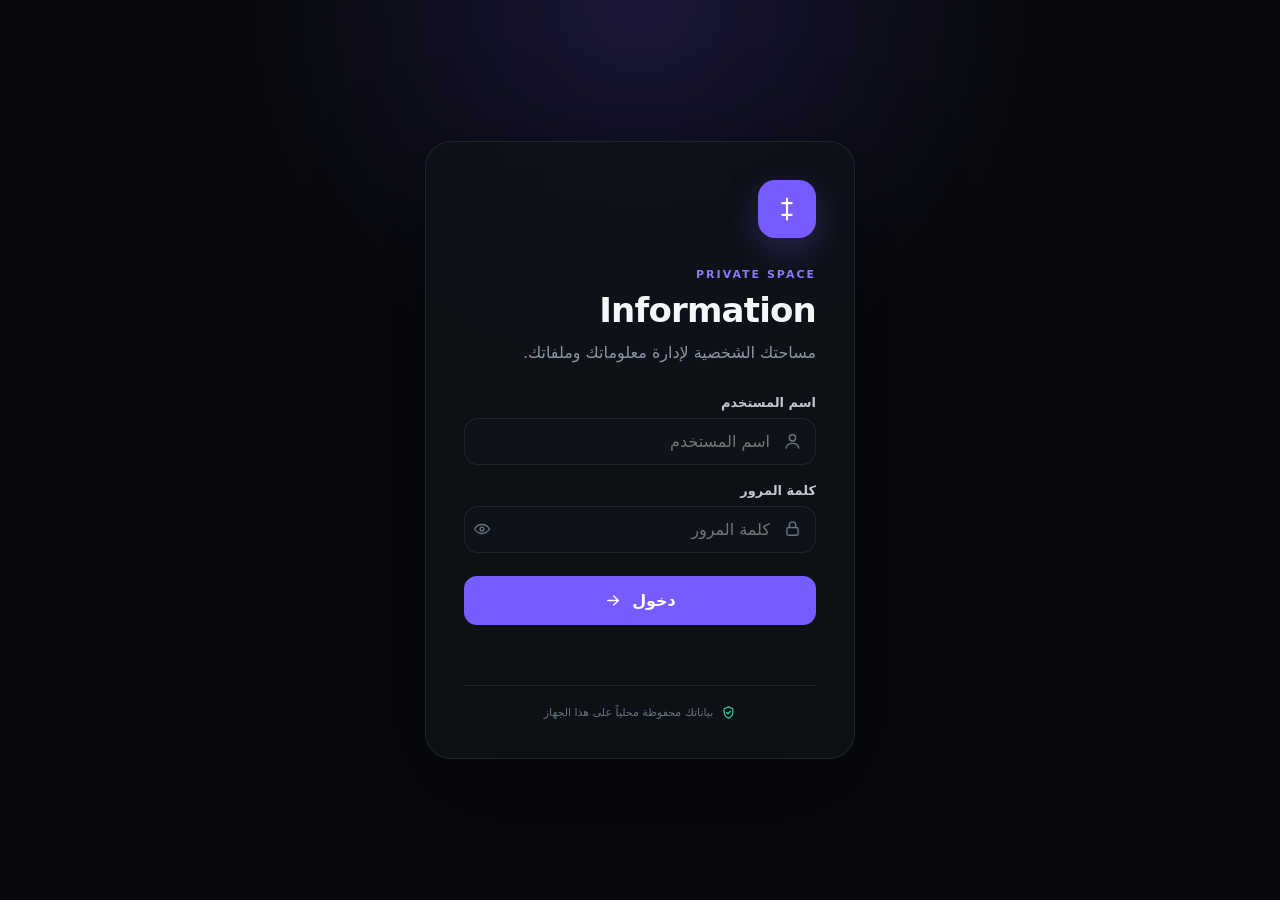
<file: index.html>
<!DOCTYPE html>
<html lang="ar" dir="rtl">
<head>
    <meta charset="UTF-8">
    <meta name="viewport" content="width=device-width, initial-scale=1.0">

    <title>Information — تسجيل الدخول</title>

    <link rel="stylesheet" href="css/global.css">
    <link rel="stylesheet" href="css/auth.css">
</head>

<body class="auth-page">

    <main class="auth-container">

        <section class="login-card">

            <div class="brand-icon">
                <svg viewBox="0 0 24 24">
                    <path d="M12 3v18"/>
                    <path d="M8 7h8"/>
                    <path d="M8 17h8"/>
                </svg>
            </div>

            <div class="login-header">
                <span class="eyebrow">PRIVATE SPACE</span>

                <h1>Information</h1>

                <p>
                    مساحتك الشخصية لإدارة معلوماتك وملفاتك.
                </p>
            </div>

            <form id="loginForm" class="login-form">

                <div class="form-group">

                    <label for="username">
                        اسم المستخدم
                    </label>

                    <div class="input-wrapper">

                        <svg viewBox="0 0 24 24">
                            <circle cx="12" cy="8" r="4"/>
                            <path d="M4 21c.7-4 3.3-6 8-6s7.3 2 8 6"/>
                        </svg>

                        <input
                            id="username"
                            type="text"
                            placeholder="اسم المستخدم"
                            autocomplete="username"
                            required
                        >

                    </div>

                </div>

                <div class="form-group">

                    <label for="password">
                        كلمة المرور
                    </label>

                    <div class="input-wrapper">

                        <svg viewBox="0 0 24 24">
                            <rect x="5" y="10" width="14" height="10" rx="2"/>
                            <path d="M8 10V7a4 4 0 0 1 8 0v3"/>
                        </svg>

                        <input
                            id="password"
                            type="password"
                            placeholder="كلمة المرور"
                            autocomplete="current-password"
                            required
                        >

                        <button
                            type="button"
                            id="togglePassword"
                            class="password-toggle"
                            aria-label="إظهار كلمة المرور"
                        >
                            <svg viewBox="0 0 24 24">
                                <path d="M2 12s3.5-6 10-6 10 6 10 6-3.5 6-10 6S2 12 2 12z"/>
                                <circle cx="12" cy="12" r="2.5"/>
                            </svg>
                        </button>

                    </div>

                </div>

                <button class="login-button" type="submit">

                    <span>دخول</span>

                    <svg viewBox="0 0 24 24">
                        <path d="M5 12h14"/>
                        <path d="m13 6 6 6-6 6"/>
                    </svg>

                </button>

                <div id="loginMessage" class="login-message"></div>

            </form>

            <div class="login-footer">

                <svg viewBox="0 0 24 24">
                    <path d="M12 3 5 6v5c0 5 3 8 7 10 4-2 7-5 7-10V6z"/>
                    <path d="m9 12 2 2 4-4"/>
                </svg>

                <span>
                    بياناتك محفوظة محلياً على هذا الجهاز
                </span>

            </div>

        </section>

    </main>

    <script type="module" src="js/auth.js"></script>

</body>
</html>
</file>
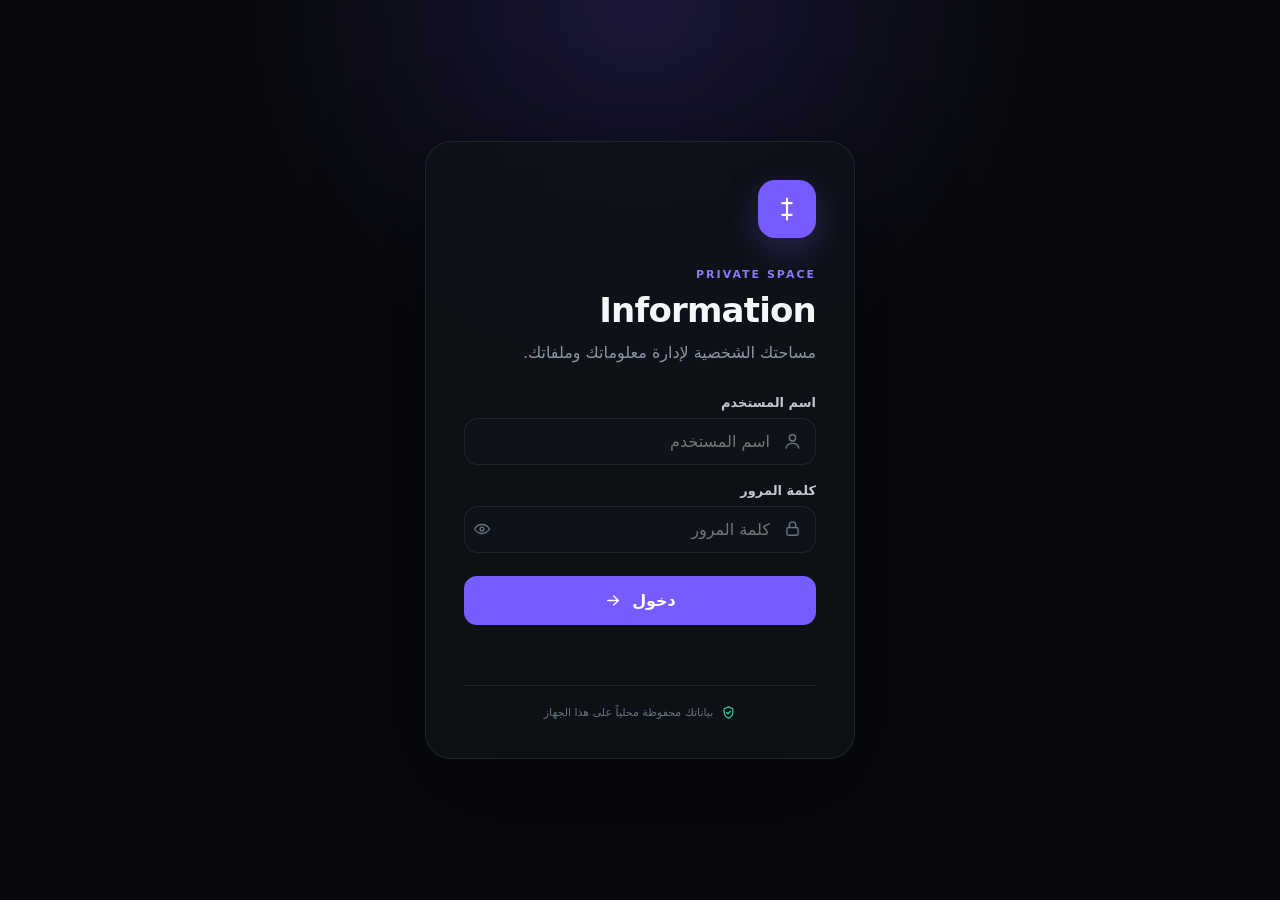
<file: dashboard.html>
<!DOCTYPE html>
<html lang="ar" dir="rtl">

<head>

    <meta charset="UTF-8">

    <meta
        name="viewport"
        content="width=device-width, initial-scale=1.0"
    >

    <title>Information — Dashboard</title>

    <link rel="stylesheet" href="css/global.css">
    <link rel="stylesheet" href="css/dashboard.css">

</head>

<body>

<div class="app">

    <!-- SIDEBAR -->

    <aside class="sidebar">

        <div class="sidebar-top">

            <div class="brand">

                <div class="brand-icon small">

                    <svg viewBox="0 0 24 24">
                        <path d="M12 3v18"/>
                        <path d="M8 7h8"/>
                        <path d="M8 17h8"/>
                    </svg>

                </div>

                <div>
                    <strong>Information</strong>
                    <small>PRIVATE SPACE</small>
                </div>

            </div>

            <nav class="sidebar-nav">

                <button class="nav-item active" data-page="home">

                    <svg viewBox="0 0 24 24">
                        <path d="m3 11 9-8 9 8"/>
                        <path d="M5 10v10h14V10"/>
                    </svg>

                    <span>الرئيسية</span>

                </button>

                <button class="nav-item" data-page="notes">

                    <svg viewBox="0 0 24 24">
                        <path d="M5 4h14v16H5z"/>
                        <path d="M8 8h8"/>
                        <path d="M8 12h8"/>
                        <path d="M8 16h5"/>
                    </svg>

                    <span>المعلومات</span>

                </button>

                <button class="nav-item" data-page="folders">

                    <svg viewBox="0 0 24 24">
                        <path d="M3 7a2 2 0 0 1 2-2h5l2 2h7a2 2 0 0 1 2 2v9a2 2 0 0 1-2 2H5a2 2 0 0 1-2-2z"/>
                    </svg>

                    <span>المجلدات</span>

                </button>

                <button class="nav-item" data-page="images">

                    <svg viewBox="0 0 24 24">
                        <rect x="3" y="4" width="18" height="16" rx="2"/>
                        <circle cx="8" cy="9" r="1.5"/>
                        <path d="m4 17 5-5 3 3 2-2 6 5"/>
                    </svg>

                    <span>الصور</span>

                </button>

                <button class="nav-item" data-page="favorites">

                    <svg viewBox="0 0 24 24">
                        <path d="m12 4 2.4 4.9 5.4.8-3.9 3.8.9 5.4-4.8-2.5-4.8 2.5.9-5.4-3.9-3.8 5.4-.8z"/>
                    </svg>

                    <span>المفضلة</span>

                </button>

                <button class="nav-item" data-page="trash">

                    <svg viewBox="0 0 24 24">
                        <path d="M4 7h16"/>
                        <path d="M9 7V4h6v3"/>
                        <path d="m6 7 1 14h10l1-14"/>
                        <path d="M10 11v6"/>
                        <path d="M14 11v6"/>
                    </svg>

                    <span>سلة المهملات</span>

                </button>

                <button class="nav-item" data-page="history">

                    <svg viewBox="0 0 24 24">
                        <path d="M3 12a9 9 0 1 0 3-6.7"/>
                        <path d="M3 4v6h6"/>
                        <path d="M12 7v5l3 2"/>
                    </svg>

                    <span>السجل</span>

                </button>

            </nav>

        </div>

        <div class="sidebar-bottom">

            <button id="themeButton" class="nav-item">

                <svg viewBox="0 0 24 24">
                    <path d="M20 15.5A8.5 8.5 0 1 1 8.5 4 7 7 0 0 0 20 15.5z"/>
                </svg>

                <span>المظهر</span>

            </button>

            <button id="logoutButton" class="nav-item logout">

                <svg viewBox="0 0 24 24">
                    <path d="M10 17l5-5-5-5"/>
                    <path d="M15 12H3"/>
                    <path d="M21 19V5a2 2 0 0 0-2-2h-5"/>
                </svg>

                <span>تسجيل الخروج</span>

            </button>

        </div>

    </aside>


    <!-- MAIN -->

    <main class="main">

        <header class="topbar">

            <div>

                <span class="page-eyebrow">
                    PRIVATE SPACE
                </span>

                <h1 id="pageTitle">
                    الرئيسية
                </h1>

            </div>

            <div class="top-actions">

                <div class="search-box">

                    <svg viewBox="0 0 24 24">
                        <circle cx="11" cy="11" r="7"/>
                        <path d="m20 20-4-4"/>
                    </svg>

                    <input
                        id="searchInput"
                        type="search"
                        placeholder="ابحث..."
                    >

                </div>

                <button
                    id="newFolderButton"
                    class="icon-button"
                    title="مجلد جديد"
                >

                    <svg viewBox="0 0 24 24">
                        <path d="M3 7a2 2 0 0 1 2-2h5l2 2h7a2 2 0 0 1 2 2v9a2 2 0 0 1-2 2H5a2 2 0 0 1-2-2z"/>
                        <path d="M12 10v6"/>
                        <path d="M9 13h6"/>
                    </svg>

                </button>

                <button
                    id="newNoteButton"
                    class="primary-button"
                >

                    <svg viewBox="0 0 24 24">
                        <path d="M12 5v14"/>
                        <path d="M5 12h14"/>
                    </svg>

                    <span>معلومة جديدة</span>

                </button>

            </div>

        </header>


        <!-- HOME -->

        <section id="homePage" class="page">

            <div class="welcome-card">

                <div>

                    <span class="badge">
                        PRIVATE
                    </span>

                    <h2>
                      اهلا بك يا اخي
                    </h2>

                    <p>
                       كل المعلومات و الصور هنا
                    </p>

                </div>

                <div class="welcome-date" id="currentDate"></div>

            </div>


            <div class="stats-grid">

                <div class="stat-card">

                    <div class="stat-icon purple">
                        <svg viewBox="0 0 24 24">
                            <path d="M3 7a2 2 0 0 1 2-2h5l2 2h7a2 2 0 0 1 2 2v9a2 2 0 0 1-2 2H5a2 2 0 0 1-2-2z"/>
                        </svg>
                    </div>

                    <div>
                        <strong id="foldersCount">0</strong>
                        <span>المجلدات</span>
                    </div>

                </div>

                <div class="stat-card">

                    <div class="stat-icon blue">
                        <svg viewBox="0 0 24 24">
                            <path d="M5 4h14v16H5z"/>
                            <path d="M8 8h8"/>
                            <path d="M8 12h8"/>
                            <path d="M8 16h5"/>
                        </svg>
                    </div>

                    <div>
                        <strong id="notesCount">0</strong>
                        <span>المعلومات</span>
                    </div>

                </div>

                <div class="stat-card">

                    <div class="stat-icon green">
                        <svg viewBox="0 0 24 24">
                            <rect x="3" y="4" width="18" height="16" rx="2"/>
                            <circle cx="8" cy="9" r="1.5"/>
                            <path d="m4 17 5-5 3 3 2-2 6 5"/>
                        </svg>
                    </div>

                    <div>
                        <strong id="imagesCount">0</strong>
                        <span>الصور</span>
                    </div>

                </div>

                <div class="stat-card">

                    <div class="stat-icon yellow">
                        <svg viewBox="0 0 24 24">
                            <path d="m12 4 2.4 4.9 5.4.8-3.9 3.8.9 5.4-4.8-2.5-4.8 2.5.9-5.4-3.9-3.8 5.4-.8z"/>
                        </svg>
                    </div>

                    <div>
                        <strong id="favoritesCount">0</strong>
                        <span>المفضلة</span>
                    </div>

                </div>

            </div>


            <div class="section-heading">

                <div>
                    <h2>آخر المعلومات</h2>
                    <p>آخر الأشياء التي أضفتها</p>
                </div>

                <button
                    class="text-button"
                    data-page="notes"
                >
                    عرض الكل
                </button>

            </div>

            <div id="recentNotes" class="content-grid"></div>

        </section>


        <!-- NOTES -->

        <section id="notesPage" class="page hidden">

            <div class="section-heading">

                <div>
                    <h2>المعلومات</h2>
                    <p>جميع المعلومات والملاحظات الخاصة بك</p>
                </div>

                <button id="notesAddButton" class="primary-button">

                    <svg viewBox="0 0 24 24">
                        <path d="M12 5v14"/>
                        <path d="M5 12h14"/>
                    </svg>

                    إضافة

                </button>

            </div>

            <div id="notesGrid" class="content-grid"></div>

        </section>


        <!-- FOLDERS -->

        <section id="foldersPage" class="page hidden">

            <div class="section-heading">

                <div>
                    <h2>المجلدات</h2>
                    <p>نظم معلوماتك داخل مجلدات</p>
                </div>

                <button id="foldersAddButton" class="primary-button">

                    <svg viewBox="0 0 24 24">
                        <path d="M12 5v14"/>
                        <path d="M5 12h14"/>
                    </svg>

                    مجلد جديد

                </button>

            </div>

            <div id="foldersGrid" class="folder-grid"></div>

        </section>


        <!-- IMAGES -->

        <section id="imagesPage" class="page hidden">

            <div class="section-heading">

                <div>
                    <h2>الصور</h2>
                    <p>صورك محفوظة داخل المتصفح</p>
                </div>

                <label class="upload-button">

                    <svg viewBox="0 0 24 24">
                        <path d="M12 16V4"/>
                        <path d="m7 9 5-5 5 5"/>
                        <path d="M5 20h14"/>
                    </svg>

                    رفع صور

                    <input
                        id="imageInput"
                        type="file"
                        accept="image/*"
                        multiple
                        hidden
                    >

                </label>

            </div>

            <div id="imagesGrid" class="image-grid"></div>

        </section>


        <!-- FAVORITES -->

        <section id="favoritesPage" class="page hidden">

            <div class="section-heading">

                <div>
                    <h2>المفضلة</h2>
                    <p>كل ما قمت بوضعه في المفضلة</p>
                </div>

            </div>

            <div id="favoritesGrid" class="content-grid"></div>

        </section>


        <!-- TRASH -->

        <section id="trashPage" class="page hidden">

            <div class="section-heading">

                <div>
                    <h2>سلة المهملات</h2>
                    <p>يمكنك استرجاع العناصر أو حذفها نهائياً</p>
                </div>

                <button
                    id="emptyTrashButton"
                    class="danger-button"
                >
                    إفراغ السلة
                </button>

            </div>

            <div id="trashGrid" class="content-grid"></div>

        </section>


        <!-- HISTORY -->

        <section id="historyPage" class="page hidden">

            <div class="section-heading">

                <div>
                    <h2>السجل</h2>
                    <p>آخر العمليات التي قمت بها</p>
                </div>

            </div>

            <div id="historyList" class="history-list"></div>

        </section>


        <!-- SEARCH -->

        <section id="searchPage" class="page hidden">

            <div class="section-heading">

                <div>
                    <h2>نتائج البحث</h2>
                    <p id="searchResultsText"></p>
                </div>

            </div>

            <div id="searchGrid" class="content-grid"></div>

        </section>

    </main>

</div>


<!-- NOTE MODAL -->

<div id="noteModal" class="modal hidden">

    <div class="modal-card">

        <button
            class="modal-close"
            data-close="noteModal"
        >
            ×
        </button>

        <h2 id="noteModalTitle">
            معلومة جديدة
        </h2>

        <form id="noteForm" class="modal-form">

            <div class="form-group">

                <label for="noteTitle">
                    العنوان
                </label>

                <input
                    id="noteTitle"
                    maxlength="150"
                    required
                >

            </div>

            <div class="form-group">

                <label for="noteContent">
                    المحتوى
                </label>

                <textarea
                    id="noteContent"
                    required
                ></textarea>

            </div>

            <div class="form-group">

                <label for="noteTags">
                    الوسوم
                </label>

                <input
                    id="noteTags"
                    placeholder="عمل، مهم، أفكار"
                >

            </div>

            <div class="form-actions">

                <button
                    type="button"
                    class="secondary-button"
                    data-close="noteModal"
                >
                    إلغاء
                </button>

                <button
                    type="submit"
                    class="primary-button"
                >
                    حفظ المعلومة
                </button>

            </div>

        </form>

    </div>

</div>


<!-- FOLDER MODAL -->

<div id="folderModal" class="modal hidden">

    <div class="modal-card">

        <button
            class="modal-close"
            data-close="folderModal"
        >
            ×
        </button>

        <h2>إنشاء مجلد</h2>

        <form id="folderForm" class="modal-form">

            <div class="form-group">

                <label for="folderName">
                    اسم المجلد
                </label>

                <input
                    id="folderName"
                    maxlength="80"
                    required
                >

            </div>

            <div class="form-actions">

                <button
                    type="button"
                    class="secondary-button"
                    data-close="folderModal"
                >
                    إلغاء
                </button>

                <button
                    type="submit"
                    class="primary-button"
                >
                    إنشاء
                </button>

            </div>

        </form>

    </div>

</div>


<!-- IMAGE VIEWER -->

<div id="imageModal" class="modal hidden">

    <div class="image-viewer">

        <button
            class="modal-close"
            data-close="imageModal"
        >
            ×
        </button>

        <img id="viewerImage" alt="صورة">

        <div id="viewerName" class="viewer-name"></div>

    </div>

</div>


<div id="toastContainer" class="toast-container"></div>


<script type="module" src="js/dashboard.js"></script>

</body>
</html>
</file>
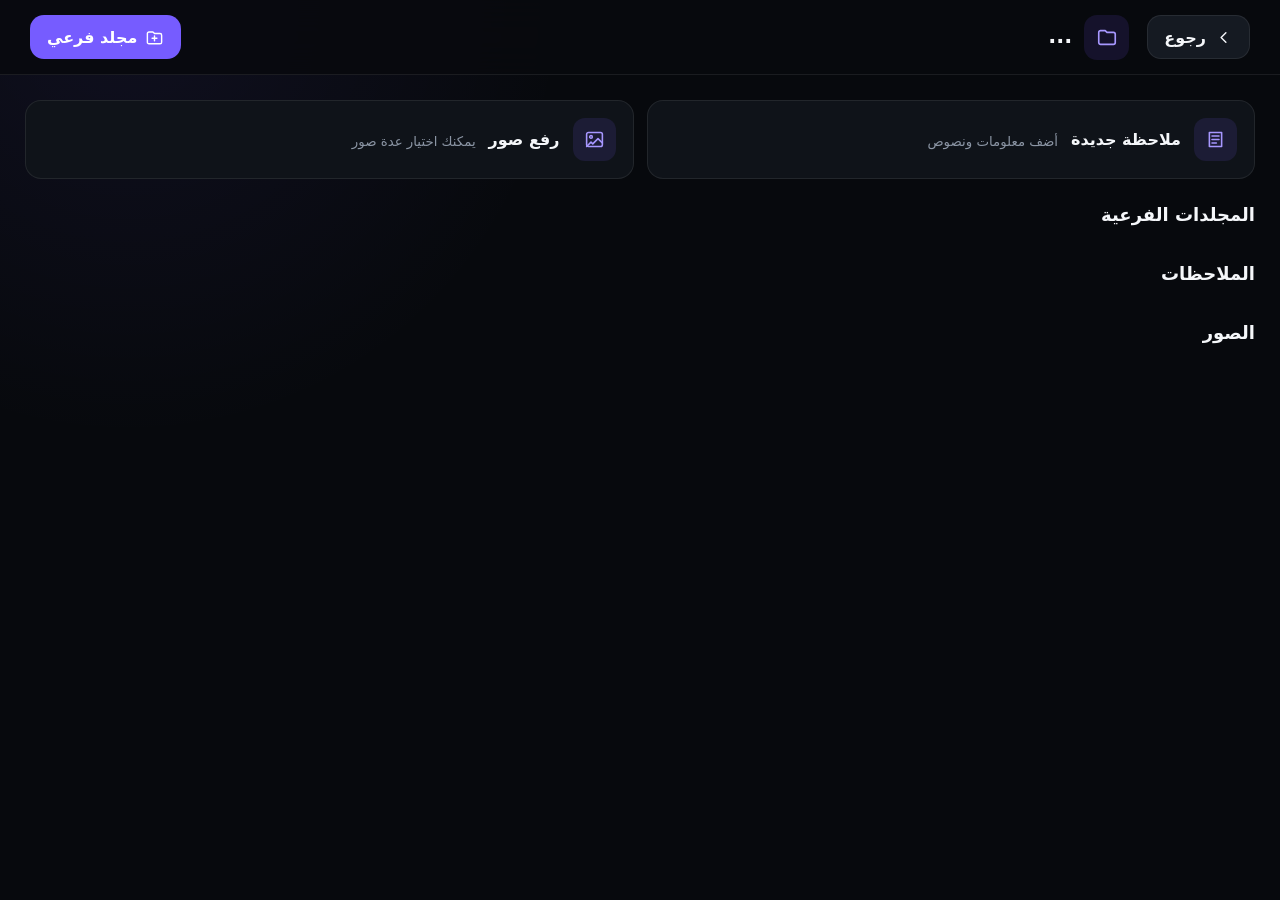
<file: folder.html>
<!DOCTYPE html>
<html lang="ar" dir="rtl">

<head>

    <meta charset="UTF-8">

    <meta
        name="viewport"
        content="width=device-width, initial-scale=1.0"
    >

    <title>Information — المجلد</title>

    <link rel="stylesheet" href="css/global.css">
    <link rel="stylesheet" href="css/folder.css">

</head>

<body>

<main class="folder-page">

    <header class="folder-topbar">

        <button id="backButton" class="secondary-button">

            <svg viewBox="0 0 24 24">
                <path d="m15 18-6-6 6-6"></path>
            </svg>

            <span>رجوع</span>

        </button>


        <div class="folder-title">

            <div class="folder-title-icon">

                <svg viewBox="0 0 24 24">
                    <path d="M3 7a2 2 0 0 1 2-2h5l2 2h7a2 2 0 0 1 2 2v9a2 2 0 0 1-2 2H5a2 2 0 0 1-2-2V7z"></path>
                </svg>

            </div>

            <div>
                <h1 id="folderTitle">...</h1>
                <p id="folderSubtitle"></p>
            </div>

        </div>


        <button id="newSubfolder" class="primary-button">

            <svg viewBox="0 0 24 24">
                <path d="M3 7a2 2 0 0 1 2-2h5l2 2h7a2 2 0 0 1 2 2v9a2 2 0 0 1-2 2H5a2 2 0 0 1-2-2V7z"></path>
                <path d="M12 10v6"></path>
                <path d="M9 13h6"></path>
            </svg>

            <span>مجلد فرعي</span>

        </button>

    </header>


    <section class="folder-actions">

        <button id="newNote" class="action-card">

            <span class="action-icon">
                <svg viewBox="0 0 24 24">
                    <path d="M5 4h14v16H5z"></path>
                    <path d="M8 8h8"></path>
                    <path d="M8 12h8"></path>
                    <path d="M8 16h5"></path>
                </svg>
            </span>

            <strong>ملاحظة جديدة</strong>
            <small>أضف معلومات ونصوص</small>

        </button>


        <button id="uploadImages" class="action-card">

            <span class="action-icon">
                <svg viewBox="0 0 24 24">
                    <rect x="3" y="4" width="18" height="16" rx="2"></rect>
                    <circle cx="8" cy="9" r="1.5"></circle>
                    <path d="m21 16-5-5-6 6-2-2-5 5"></path>
                </svg>
            </span>

            <strong>رفع صور</strong>
            <small>يمكنك اختيار عدة صور</small>

        </button>

        <input
            id="imageInput"
            type="file"
            accept="image/*"
            multiple
            hidden
        >

    </section>


    <section class="folder-section">

        <div class="section-title">
            <h2>المجلدات الفرعية</h2>
        </div>

        <div id="subfolders" class="subfolders"></div>

    </section>


    <section class="folder-section">

        <div class="section-title">
            <h2>الملاحظات</h2>
        </div>

        <div id="notesList" class="notes-list"></div>

    </section>


    <section class="folder-section">

        <div class="section-title">
            <h2>الصور</h2>
        </div>

        <div id="imagesGrid" class="images-grid"></div>

    </section>

</main>


<div id="noteModal" class="modal hidden">

    <div class="modal-card">

        <div class="modal-header">

            <div>
                <h2 id="noteModalTitle">ملاحظة جديدة</h2>
            </div>

            <button id="closeNoteModal" class="modal-close">
                ×
            </button>

        </div>

        <form id="noteForm">

            <input id="noteId" type="hidden">

            <input
                id="noteTitle"
                type="text"
                placeholder="عنوان الملاحظة"
                maxlength="150"
                required
            >

            <textarea
                id="noteContent"
                placeholder="اكتب المعلومات هنا..."
                rows="9"
            ></textarea>


            <div class="location-row">

                <button
                    type="button"
                    id="getLocation"
                    class="secondary-button"
                >
                    📍 حفظ موقعي
                </button>

                <span id="locationStatus"></span>

            </div>


            <div class="modal-actions">

                <button
                    type="button"
                    id="cancelNote"
                    class="secondary-button"
                >
                    إلغاء
                </button>

                <button
                    type="submit"
                    class="primary-button"
                >
                    حفظ
                </button>

            </div>

        </form>

    </div>

</div>


<div id="subfolderModal" class="modal hidden">

    <div class="modal-card">

        <div class="modal-header">

            <h2>مجلد فرعي جديد</h2>

            <button id="closeSubfolderModal" class="modal-close">
                ×
            </button>

        </div>

        <form id="subfolderForm">

            <input
                id="subfolderName"
                type="text"
                placeholder="اسم المجلد"
                maxlength="80"
                required
            >

            <div class="modal-actions">

                <button
                    type="button"
                    id="cancelSubfolder"
                    class="secondary-button"
                >
                    إلغاء
                </button>

                <button
                    type="submit"
                    class="primary-button"
                >
                    إنشاء
                </button>

            </div>

        </form>

    </div>

</div>


<script src="js/auth.js"></script>
<script src="js/db.js"></script>
<script src="js/location.js"></script>
<script src="js/folders.js"></script>
<script src="js/notes.js"></script>
<script src="js/images.js"></script>

</body>
</html>
</file>
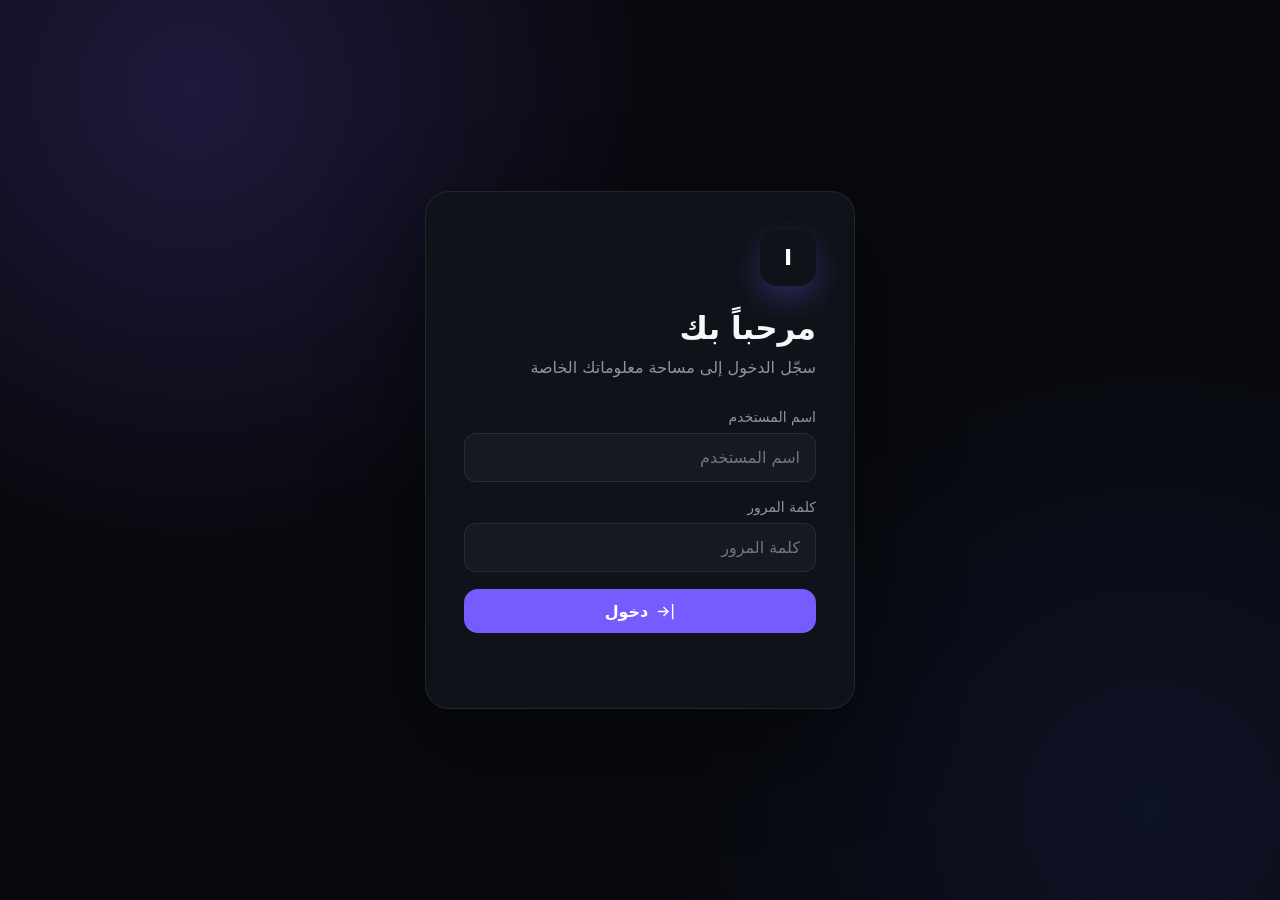
<file: login.html>
<!DOCTYPE html>
<html lang="ar" dir="rtl">
<head>
    <meta charset="UTF-8">
    <meta name="viewport" content="width=device-width, initial-scale=1.0">

    <title>Information — تسجيل الدخول</title>

    <link rel="stylesheet" href="css/global.css">
    <link rel="stylesheet" href="css/login.css">
</head>

<body>

<main class="login-page">

    <section class="login-card">

        <div class="logo-mark">
            I
        </div>

        <div class="login-heading">
            <h1>مرحباً بك</h1>
            <p>
                سجّل الدخول إلى مساحة معلوماتك الخاصة
            </p>
        </div>

        <form id="loginForm">

            <label class="field">
                <span>اسم المستخدم</span>

                <input
                    id="username"
                    type="text"
                    placeholder="اسم المستخدم"
                    autocomplete="username"
                    required
                >
            </label>

            <label class="field">
                <span>كلمة المرور</span>

                <input
                    id="password"
                    type="password"
                    placeholder="كلمة المرور"
                    autocomplete="current-password"
                    required
                >
            </label>

            <button class="primary-button" type="submit">

                <svg viewBox="0 0 24 24">
                    <path d="M10 17l5-5-5-5"></path>
                    <path d="M15 12H3"></path>
                    <path d="M21 3v18"></path>
                </svg>

                <span>دخول</span>

            </button>

            <p id="loginMessage" class="login-message"></p>

        </form>

    </section>

</main>

<script src="js/auth.js"></script>

</body>
</html>
</file>
<file: css/global.css>
:root {
    --bg: #07090d;
    --surface: #0f1319;
    --surface-2: #151a22;
    --surface-3: #1b212a;

    --border: rgba(255,255,255,.08);

    --text: #f5f7fa;
    --muted: #8b95a4;

    --primary: #765cff;
    --primary-hover: #684de9;

    --danger: #ff5c70;
    --success: #36d399;
    --warning: #f5c451;

    --radius: 14px;
    --radius-lg: 20px;

    --shadow: 0 25px 80px rgba(0,0,0,.4);
}

* {
    box-sizing: border-box;
    margin: 0;
    padding: 0;
}

html {
    scroll-behavior: smooth;
}

body {
    min-height: 100vh;

    background:
        radial-gradient(
            circle at 10% 0%,
            rgba(118,92,255,.08),
            transparent 30%
        ),
        var(--bg);

    color: var(--text);

    font-family:
        Inter,
        system-ui,
        -apple-system,
        "Segoe UI",
        sans-serif;

    -webkit-font-smoothing: antialiased;
}

button,
input,
textarea {
    font: inherit;
}

button {
    cursor: pointer;
}

button,
input,
textarea {
    outline: none;
}

input,
textarea {
    width: 100%;

    color: var(--text);
    background: var(--surface);

    border: 1px solid var(--border);
    border-radius: var(--radius);

    padding: 13px 14px;

    transition: .2s;
}

input:focus,
textarea:focus {
    border-color: var(--primary);

    box-shadow:
        0 0 0 3px rgba(118,92,255,.12);
}

textarea {
    resize: vertical;
}

svg {
    width: 19px;
    height: 19px;

    fill: none;
    stroke: currentColor;

    stroke-width: 1.8;

    stroke-linecap: round;
    stroke-linejoin: round;

    flex-shrink: 0;
}

.hidden {
    display: none !important;
}

.primary-button,
.secondary-button,
.danger-button,
.upload-button {
    min-height: 44px;

    border-radius: var(--radius);

    display: inline-flex;
    align-items: center;
    justify-content: center;

    gap: 8px;

    padding: 0 16px;

    border: 1px solid transparent;

    font-weight: 700;

    transition: .2s;
}

.primary-button {
    background: var(--primary);
    color: white;
}

.primary-button:hover {
    background: var(--primary-hover);
    transform: translateY(-1px);
}

.secondary-button {
    background: var(--surface-2);
    color: var(--text);
    border-color: var(--border);
}

.secondary-button:hover {
    background: var(--surface-3);
}

.danger-button {
    background: rgba(255,92,112,.1);
    color: #ff8795;
    border-color: rgba(255,92,112,.16);
}

.danger-button:hover {
    background: rgba(255,92,112,.17);
}

.upload-button {
    background: var(--primary);
    color: white;
    cursor: pointer;
}

.text-button {
    border: 0;
    background: transparent;
    color: #9e91ff;
    font-weight: 600;
}

.modal {
    position: fixed;

    inset: 0;

    z-index: 1000;

    display: grid;
    place-items: center;

    padding: 20px;

    background: rgba(0,0,0,.72);

    backdrop-filter: blur(8px);
}

.modal-card {
    position: relative;

    width: min(100%, 560px);

    background: #10151c;

    border: 1px solid var(--border);

    border-radius: 22px;

    padding: 30px;

    box-shadow: var(--shadow);
}

.modal-card h2 {
    margin-bottom: 24px;
}

.modal-close {
    position: absolute;

    top: 13px;
    left: 13px;

    width: 38px;
    height: 38px;

    border: 1px solid var(--border);
    border-radius: 10px;

    background: var(--surface-2);

    color: var(--muted);

    font-size: 24px;
}

.modal-form {
    display: grid;
    gap: 17px;
}

.form-group {
    display: grid;
    gap: 8px;
}

.form-group label {
    color: #b9c0ca;
    font-size: 14px;
}

.form-actions {
    display: flex;
    gap: 10px;
    justify-content: flex-start;
    margin-top: 4px;
}

.toast-container {
    position: fixed;

    bottom: 20px;
    left: 20px;

    z-index: 2000;

    display: grid;
    gap: 10px;
}

.toast {
    padding: 13px 17px;

    background: var(--surface-2);

    border: 1px solid var(--border);

    border-radius: 12px;

    box-shadow: var(--shadow);

    color: var(--text);

    animation: toastIn .2s ease;
}

@keyframes toastIn {

    from {
        opacity: 0;
        transform: translateY(10px);
    }

    to {
        opacity: 1;
        transform: translateY(0);
    }

}

::-webkit-scrollbar {
    width: 7px;
}

::-webkit-scrollbar-track {
    background: transparent;
}

::-webkit-scrollbar-thumb {
    background: #272e38;
    border-radius: 20px;
}
</file>
<file: css/auth.css>
.auth-page {
    min-height: 100vh;

    display: grid;
    place-items: center;

    padding: 25px;

    background:
        radial-gradient(
            circle at 50% 0%,
            rgba(118,92,255,.17),
            transparent 35%
        ),
        #07090d;
}

.auth-container {
    width: min(100%, 430px);
}

.login-card {
    padding: 38px;

    background: rgba(15,19,25,.88);

    border:
        1px solid rgba(255,255,255,.08);

    border-radius: 26px;

    box-shadow:
        0 30px 100px rgba(0,0,0,.5);

    backdrop-filter: blur(18px);
}

.brand-icon {
    width: 58px;
    height: 58px;

    display: grid;
    place-items: center;

    border-radius: 17px;

    background: var(--primary);

    color: white;

    margin-bottom: 25px;

    box-shadow:
        0 12px 35px rgba(118,92,255,.25);
}

.brand-icon svg {
    width: 28px;
    height: 28px;
}

.brand-icon.small {
    width: 42px;
    height: 42px;

    margin: 0;

    border-radius: 12px;
}

.brand-icon.small svg {
    width: 21px;
    height: 21px;
}

.login-header {
    margin-bottom: 28px;
}

.eyebrow {
    color: #8879ff;

    font-size: 11px;

    letter-spacing: 2px;

    font-weight: 800;
}

.login-header h1 {
    margin-top: 8px;

    font-size: 34px;

    letter-spacing: -.8px;
}

.login-header p {
    margin-top: 9px;

    color: var(--muted);

    line-height: 1.7;
}

.login-form {
    display: grid;
    gap: 18px;
}

.form-group {
    display: grid;
    gap: 8px;
}

.form-group label {
    color: #bfc5ce;

    font-size: 13px;

    font-weight: 600;
}

.input-wrapper {
    position: relative;
}

.input-wrapper > svg {
    position: absolute;

    right: 14px;
    top: 50%;

    transform: translateY(-50%);

    color: #687381;
}

.input-wrapper input {
    padding-right: 45px;
}

.password-toggle {
    position: absolute;

    left: 9px;
    top: 50%;

    transform: translateY(-50%);

    border: 0;

    background: transparent;

    color: #687381;

    display: grid;
    place-items: center;
}

.password-toggle:hover {
    color: white;
}

.password-toggle svg {
    width: 18px;
    height: 18px;
}

.login-button {
    min-height: 49px;

    border: 0;
    border-radius: 13px;

    background: var(--primary);

    color: white;

    display: flex;
    align-items: center;
    justify-content: center;

    gap: 10px;

    font-weight: 800;

    transition: .2s;

    margin-top: 5px;
}

.login-button:hover {
    background: var(--primary-hover);

    transform: translateY(-1px);

    box-shadow:
        0 10px 30px rgba(118,92,255,.22);
}

.login-button svg {
    width: 18px;
}

.login-message {
    min-height: 18px;

    text-align: center;

    color: #ff7d8c;

    font-size: 13px;
}

.login-footer {
    margin-top: 24px;

    padding-top: 19px;

    border-top: 1px solid var(--border);

    display: flex;
    align-items: center;
    justify-content: center;

    gap: 8px;

    color: #687381;

    font-size: 11px;
}

.login-footer svg {
    width: 15px;
    height: 15px;

    color: var(--success);
}

@media (max-width: 500px) {

    .auth-page {
        padding: 15px;
    }

    .login-card {
        padding: 27px 21px;
    }

    .login-header h1 {
        font-size: 29px;
    }

}
</file>
<file: css/dashboard.css>
.app {
    min-height: 100vh;

    display: grid;

    grid-template-columns: 250px minmax(0,1fr);
}


/* SIDEBAR */

.sidebar {
    position: sticky;

    top: 0;

    height: 100vh;

    padding: 20px 14px;

    background: #0b0e13;

    border-left: 1px solid var(--border);

    display: flex;

    flex-direction: column;

    justify-content: space-between;
}

.brand {
    display: flex;

    align-items: center;

    gap: 11px;

    padding: 5px 8px 28px;
}

.brand strong {
    display: block;

    font-size: 14px;
}

.brand small {
    display: block;

    margin-top: 3px;

    color: #626c79;

    font-size: 8px;

    letter-spacing: 1.3px;
}

.sidebar-nav {
    display: grid;

    gap: 5px;
}

.nav-item {
    width: 100%;

    min-height: 45px;

    border: 0;

    border-radius: 11px;

    background: transparent;

    color: #7f8997;

    display: flex;

    align-items: center;

    gap: 11px;

    padding: 0 12px;

    text-align: right;

    transition: .18s;
}

.nav-item:hover {
    background: var(--surface);

    color: white;
}

.nav-item.active {
    background:
        linear-gradient(
            90deg,
            rgba(118,92,255,.18),
            rgba(118,92,255,.06)
        );

    color: #b5aaff;
}

.nav-item.logout:hover {
    color: #ff7d8c;

    background: rgba(255,92,112,.07);
}

.sidebar-bottom {
    display: grid;

    gap: 5px;
}


/* MAIN */

.main {
    min-width: 0;

    padding: 27px 32px 70px;
}

.topbar {
    display: flex;

    align-items: center;

    justify-content: space-between;

    gap: 20px;

    margin-bottom: 30px;
}

.page-eyebrow {
    color: #646e7c;

    font-size: 10px;

    letter-spacing: 1.8px;
}

.topbar h1 {
    margin-top: 5px;

    font-size: 27px;

    letter-spacing: -.4px;
}

.top-actions {
    display: flex;

    align-items: center;

    gap: 9px;
}

.search-box {
    width: min(310px, 30vw);

    height: 44px;

    display: flex;

    align-items: center;

    gap: 9px;

    padding: 0 12px;

    background: var(--surface);

    border: 1px solid var(--border);

    border-radius: 12px;

    color: #687381;
}

.search-box input {
    padding: 0;

    background: transparent;

    border: 0;

    box-shadow: none;
}

.icon-button {
    width: 44px;
    height: 44px;

    display: grid;
    place-items: center;

    border: 1px solid var(--border);

    border-radius: 12px;

    background: var(--surface);

    color: #9da6b2;
}

.icon-button:hover {
    background: var(--surface-2);

    color: white;
}


/* WELCOME */

.welcome-card {
    min-height: 185px;

    padding: 31px;

    display: flex;

    align-items: center;

    justify-content: space-between;

    border: 1px solid var(--border);

    border-radius: 21px;

    background:
        radial-gradient(
            circle at 85% 30%,
            rgba(118,92,255,.13),
            transparent 35%
        ),
        var(--surface);
}

.badge {
    display: inline-flex;

    padding: 6px 10px;

    border-radius: 999px;

    background: rgba(118,92,255,.1);

    color: #a497ff;

    font-size: 10px;

    font-weight: 800;

    letter-spacing: 1px;
}

.welcome-card h2 {
    margin-top: 13px;

    font-size: 27px;
}

.welcome-card p {
    margin-top: 6px;

    color: var(--muted);
}

.welcome-date {
    color: #697381;

    font-size: 13px;
}


/* STATS */

.stats-grid {
    display: grid;

    grid-template-columns: repeat(4,1fr);

    gap: 13px;

    margin: 17px 0 34px;
}

.stat-card {
    min-height: 110px;

    padding: 18px;

    display: flex;

    align-items: center;

    gap: 13px;

    background: var(--surface);

    border: 1px solid var(--border);

    border-radius: 16px;
}

.stat-card strong {
    display: block;

    font-size: 25px;
}

.stat-card span {
    color: #737d8a;

    font-size: 12px;
}

.stat-icon {
    width: 45px;
    height: 45px;

    display: grid;
    place-items: center;

    border-radius: 13px;
}

.stat-icon svg {
    width: 22px;
}

.stat-icon.purple {
    color: #a394ff;

    background: rgba(118,92,255,.11);
}

.stat-icon.blue {
    color: #72b9ff;

    background: rgba(69,154,255,.1);
}

.stat-icon.green {
    color: #54dba5;

    background: rgba(54,211,153,.09);
}

.stat-icon.yellow {
    color: #f4ca62;

    background: rgba(245,196,81,.1);
}


/* SECTION */

.section-heading {
    display: flex;

    align-items: center;

    justify-content: space-between;

    gap: 15px;

    margin-bottom: 15px;
}

.section-heading h2 {
    font-size: 19px;
}

.section-heading p {
    margin-top: 5px;

    color: #707a88;

    font-size: 13px;
}


/* CARDS */

.content-grid {
    display: grid;

    grid-template-columns:
        repeat(3,minmax(0,1fr));

    gap: 13px;
}

.info-card {
    position: relative;

    padding: 18px;

    background: var(--surface);

    border: 1px solid var(--border);

    border-radius: 16px;

    transition: .2s;
}

.info-card:hover {
    border-color: rgba(255,255,255,.15);

    transform: translateY(-2px);
}

.info-card h3 {
    font-size: 16px;

    margin-bottom: 9px;
}

.info-card-content {
    color: #909aa8;

    font-size: 13px;

    line-height: 1.8;

    white-space: pre-wrap;

    display: -webkit-box;

    -webkit-line-clamp: 4;

    -webkit-box-orient: vertical;

    overflow: hidden;
}

.card-date {
    color: #596370;

    font-size: 10px;

    margin-top: 15px;
}

.card-actions {
    display: flex;

    gap: 6px;

    margin-top: 14px;
}

.small-button {
    min-height: 33px;

    padding: 0 10px;

    border-radius: 9px;

    border: 1px solid var(--border);

    background: var(--surface-2);

    color: #9da6b2;

    display: inline-flex;

    align-items: center;

    justify-content: center;

    gap: 5px;

    font-size: 11px;
}

.small-button:hover {
    color: white;

    background: var(--surface-3);
}

.small-button svg {
    width: 14px;
    height: 14px;
}

.small-button.favorite.active {
    color: #f5c451;
}


/* FOLDERS */

.folder-grid {
    display: grid;

    grid-template-columns:
        repeat(4,minmax(0,1fr));

    gap: 13px;
}

.folder-card {
    min-height: 145px;

    padding: 20px;

    border-radius: 17px;

    background: var(--surface);

    border: 1px solid var(--border);

    cursor: pointer;

    transition: .2s;
}

.folder-card:hover {
    transform: translateY(-2px);

    border-color: rgba(118,92,255,.3);
}

.folder-icon {
    width: 46px;
    height: 46px;

    display: grid;
    place-items: center;

    border-radius: 13px;

    background: rgba(118,92,255,.1);

    color: #a194ff;

    margin-bottom: 17px;
}

.folder-icon svg {
    width: 23px;
}

.folder-card h3 {
    font-size: 15px;
}

.folder-card span {
    display: block;

    margin-top: 6px;

    color: #697381;

    font-size: 11px;
}


/* IMAGES */

.image-grid {
    display: grid;

    grid-template-columns:
        repeat(4,minmax(0,1fr));

    gap: 13px;
}

.image-card {
    overflow: hidden;

    border: 1px solid var(--border);

    border-radius: 16px;

    background: var(--surface);
}

.image-preview {
    aspect-ratio: 1/1;

    overflow: hidden;

    background: #090b0f;

    cursor: pointer;
}

.image-preview img {
    width: 100%;
    height: 100%;

    object-fit: cover;

    transition: .25s;
}

.image-preview:hover img {
    transform: scale(1.04);
}

.image-info {
    padding: 12px;
}

.image-name {
    overflow: hidden;

    white-space: nowrap;

    text-overflow: ellipsis;

    font-size: 12px;
}

.image-size {
    color: #626c79;

    font-size: 10px;

    margin-top: 5px;
}


/* HISTORY */

.history-list {
    display: grid;

    gap: 8px;
}

.history-item {
    min-height: 65px;

    padding: 13px 16px;

    display: flex;

    align-items: center;

    justify-content: space-between;

    gap: 15px;

    background: var(--surface);

    border: 1px solid var(--border);

    border-radius: 13px;
}

.history-item strong {
    font-size: 13px;
}

.history-item span {
    color: #626c79;

    font-size: 10px;
}


/* IMAGE VIEWER */

.image-viewer {
    position: relative;

    width: min(100%,1000px);

    max-height: 90vh;

    display: flex;

    flex-direction: column;

    align-items: center;

    gap: 12px;
}

.image-viewer img {
    max-width: 100%;

    max-height: 78vh;

    object-fit: contain;

    border-radius: 15px;
}

.viewer-name {
    color: white;

    font-size: 13px;
}


/* EMPTY */

.empty {
    grid-column: 1/-1;

    min-height: 170px;

    border: 1px dashed var(--border);

    border-radius: 16px;

    display: grid;

    place-items: center;

    text-align: center;

    color: #65707e;

    padding: 30px;
}


/* LIGHT THEME */

body.light {
    --bg: #f3f5f8;
    --surface: #ffffff;
    --surface-2: #f0f2f6;
    --surface-3: #e7eaf0;

    --border: rgba(20,25,35,.1);

    --text: #151922;
    --muted: #66707e;
}

body.light .sidebar {
    background: #ffffff;
}

body.light .modal-card {
    background: #ffffff;
}

body.light .search-box {
    background: #ffffff;
}


/* RESPONSIVE */

@media (max-width: 1150px) {

    .stats-grid {
        grid-template-columns: repeat(2,1fr);
    }

    .content-grid {
        grid-template-columns: repeat(2,1fr);
    }

    .folder-grid {
        grid-template-columns: repeat(3,1fr);
    }

    .image-grid {
        grid-template-columns: repeat(3,1fr);
    }

}

@media (max-width: 850px) {

    .app {
        display: block;
    }

    .sidebar {
        position: fixed;

        right: 0;
        top: 0;

        width: 245px;

        z-index: 500;

        transform: translateX(100%);
    }

    .main {
        padding: 20px 16px 90px;
    }

    .topbar {
        align-items: flex-start;
    }

    .top-actions {
        flex-wrap: wrap;
        justify-content: flex-end;
    }

    .search-box {
        width: 220px;
    }

    .content-grid {
        grid-template-columns: 1fr;
    }

    .folder-grid {
        grid-template-columns: repeat(2,1fr);
    }

    .image-grid {
        grid-template-columns: repeat(2,1fr);
    }

}

@media (max-width: 600px) {

    .topbar {
        display: block;
    }

    .top-actions {
        margin-top: 17px;

        justify-content: stretch;
    }

    .search-box {
        width: 100%;
    }

    .top-actions .primary-button {
        flex: 1;
    }

    .welcome-card {
        padding: 22px;

        min-height: 160px;
    }

    .welcome-date {
        display: none;
    }

    .stats-grid {
        grid-template-columns: 1fr 1fr;
    }

    .folder-grid {
        grid-template-columns: 1fr;
    }

    .image-grid {
        grid-template-columns: 1fr 1fr;
    }

    .section-heading {
        align-items: flex-start;
    }

    .section-heading .primary-button {
        padding: 0 11px;
    }

}

@media (max-width: 430px) {

    .stats-grid {
        gap: 8px;
    }

    .stat-card {
        padding: 13px;
    }

    .stat-icon {
        width: 38px;
        height: 38px;
    }

    .stat-card strong {
        font-size: 20px;
    }

    .stat-card span {
        font-size: 10px;
    }

}
</file>
<file: css/folder.css>
.folder-page {
    min-height: 100vh;
    padding-bottom: 50px;
}

.folder-topbar {
    min-height: 75px;

    display: flex;
    align-items: center;
    gap: 18px;

    padding: 14px 30px;

    border-bottom: 1px solid var(--border);

    background: rgba(8,10,14,.88);

    backdrop-filter: blur(18px);

    position: sticky;
    top: 0;
    z-index: 20;
}

.folder-title {
    flex: 1;

    display: flex;
    align-items: center;
    gap: 12px;
}

.folder-title-icon {
    width: 45px;
    height: 45px;

    display: grid;
    place-items: center;

    border-radius: 13px;

    background: rgba(124,92,255,.12);
    color: #a797ff;
}

.folder-title-icon svg {
    width: 22px;
    height: 22px;

    fill: none;
    stroke: currentColor;

    stroke-width: 1.8;
    stroke-linecap: round;
    stroke-linejoin: round;
}

.folder-title h1 {
    font-size: 21px;
}

.folder-title p {
    color: var(--muted);
    font-size: 12px;
    margin-top: 3px;
}

.folder-actions {
    width: min(1300px, 100%);

    margin: 25px auto;

    padding: 0 25px;

    display: grid;
    grid-template-columns: repeat(2, minmax(0, 1fr));

    gap: 13px;
}

.action-card {
    display: flex;
    align-items: center;
    gap: 13px;

    padding: 17px;

    border: 1px solid var(--border);
    border-radius: 16px;

    background: var(--surface);

    color: var(--text);

    text-align: right;

    transition: .2s;
}

.action-card:hover {
    border-color: var(--accent);
    transform: translateY(-2px);
}

.action-icon {
    width: 43px;
    height: 43px;

    display: grid;
    place-items: center;

    flex-shrink: 0;

    border-radius: 12px;

    background: rgba(124,92,255,.12);
    color: #a797ff;
}

.action-icon svg {
    width: 21px;
    height: 21px;

    fill: none;
    stroke: currentColor;

    stroke-width: 1.8;
    stroke-linecap: round;
    stroke-linejoin: round;
}

.action-card strong {
    display: block;
}

.action-card small {
    display: block;

    margin-top: 4px;

    color: var(--muted);
}

.folder-section {
    width: min(1300px, 100%);

    margin: 0 auto 25px;

    padding: 0 25px;
}

.section-title {
    margin-bottom: 13px;
}

.section-title h2 {
    font-size: 18px;
}

.subfolders {
    display: grid;

    grid-template-columns:
        repeat(4, minmax(0, 1fr));

    gap: 12px;
}

.subfolder-card {
    padding: 17px;

    border: 1px solid var(--border);
    border-radius: 15px;

    background: var(--surface);

    cursor: pointer;

    transition: .2s;
}

.subfolder-card:hover {
    border-color: var(--accent);
    transform: translateY(-2px);
}

.subfolder-card .folder-icon {
    margin-bottom: 10px;
}

.notes-list {
    display: grid;
    gap: 11px;
}

.note-card {
    padding: 18px;

    border: 1px solid var(--border);
    border-radius: 15px;

    background: var(--surface);
}

.note-header {
    display: flex;
    justify-content: space-between;
    gap: 12px;
}

.note-header h3 {
    font-size: 16px;
}

.note-content {
    white-space: pre-wrap;

    color: var(--muted);

    line-height: 1.8;

    margin-top: 11px;
}

.note-actions {
    display: flex;
    gap: 7px;

    margin-top: 15px;
}

.note-actions button {
    border: 1px solid var(--border);
    border-radius: 9px;

    padding: 7px 10px;

    background: var(--surface-2);
    color: var(--muted);
}

.note-actions button:hover {
    color: var(--text);
}

.images-grid {
    display: grid;

    grid-template-columns:
        repeat(5, minmax(0, 1fr));

    gap: 10px;
}

.image-card {
    position: relative;

    overflow: hidden;

    aspect-ratio: 1;

    border-radius: 14px;

    border: 1px solid var(--border);

    background: var(--surface-2);
}

.image-card img {
    width: 100%;
    height: 100%;

    object-fit: cover;
}

.image-card .image-delete {
    position: absolute;

    top: 7px;
    left: 7px;

    width: 32px;
    height: 32px;

    border: 0;
    border-radius: 9px;

    background: rgba(0,0,0,.65);

    color: white;
}

#noteForm {
    display: grid;
    gap: 12px;
}

#noteForm input,
#noteForm textarea,
#subfolderForm input {
    width: 100%;

    padding: 13px;

    border: 1px solid var(--border);
    border-radius: 11px;

    background: var(--surface-2);

    resize: vertical;
}

.location-row {
    display: flex;
    align-items: center;
    gap: 10px;

    flex-wrap: wrap;
}

.location-row span {
    color: var(--muted);
    font-size: 12px;
}

@media (max-width: 900px) {
    .subfolders {
        grid-template-columns: repeat(3, minmax(0, 1fr));
    }

    .images-grid {
        grid-template-columns: repeat(4, minmax(0, 1fr));
    }
}

@media (max-width: 650px) {

    .folder-topbar {
        padding: 12px 14px;
        gap: 9px;
    }

    .folder-title-icon {
        display: none;
    }

    .folder-title h1 {
        font-size: 17px;
    }

    .folder-topbar .secondary-button span {
        display: none;
    }

    .folder-topbar .primary-button span {
        display: none;
    }

    .folder-actions {
        padding: 0 14px;
        grid-template-columns: 1fr 1fr;
    }

    .folder-section {
        padding: 0 14px;
    }

    .subfolders {
        grid-template-columns: repeat(2, minmax(0, 1fr));
    }

    .images-grid {
        grid-template-columns: repeat(3, minmax(0, 1fr));
    }

    .modal {
        place-items: end center;
        padding: 0;
    }

    .modal-card {
        width: 100%;
        border-radius: 20px 20px 0 0;
    }
}
</file>
<file: css/login.css>
.login-page {
    min-height: 100vh;

    display: grid;
    place-items: center;

    padding: 20px;

    background:
        radial-gradient(
            circle at 15% 10%,
            rgba(124, 92, 255, .20),
            transparent 35%
        ),
        radial-gradient(
            circle at 90% 90%,
            rgba(76, 100, 255, .10),
            transparent 35%
        ),
        var(--bg);
}

.login-card {
    width: min(100%, 430px);

    padding: 38px;

    background: rgba(16, 20, 26, .94);

    border: 1px solid var(--border);
    border-radius: 24px;

    box-shadow:
        0 35px 100px rgba(0, 0, 0, .45);

    backdrop-filter: blur(20px);
}

.logo-mark {
    width: 56px;
    height: 56px;

    display: grid;
    place-items: center;

    margin-bottom: 24px;

    border-radius: 17px;

    background: var(--accent);

    color: white;

    font-size: 22px;
    font-weight: 800;

    box-shadow:
        0 12px 30px rgba(124, 92, 255, .30);
}

.login-heading h1 {
    font-size: 31px;
    margin-bottom: 8px;
}

.login-heading p {
    color: var(--muted);
    line-height: 1.7;
    margin-bottom: 28px;
}

#loginForm {
    display: grid;
    gap: 17px;
}

.field {
    display: grid;
    gap: 8px;
}

.field span {
    color: var(--muted);
    font-size: 14px;
}

.field input {
    width: 100%;

    padding: 14px 15px;

    background: var(--surface-2);

    border: 1px solid var(--border);
    border-radius: 12px;

    transition: .2s;
}

.field input:focus {
    border-color: var(--accent);

    box-shadow:
        0 0 0 3px rgba(124, 92, 255, .12);
}

.login-message {
    min-height: 20px;

    text-align: center;

    font-size: 14px;
}
</file>
